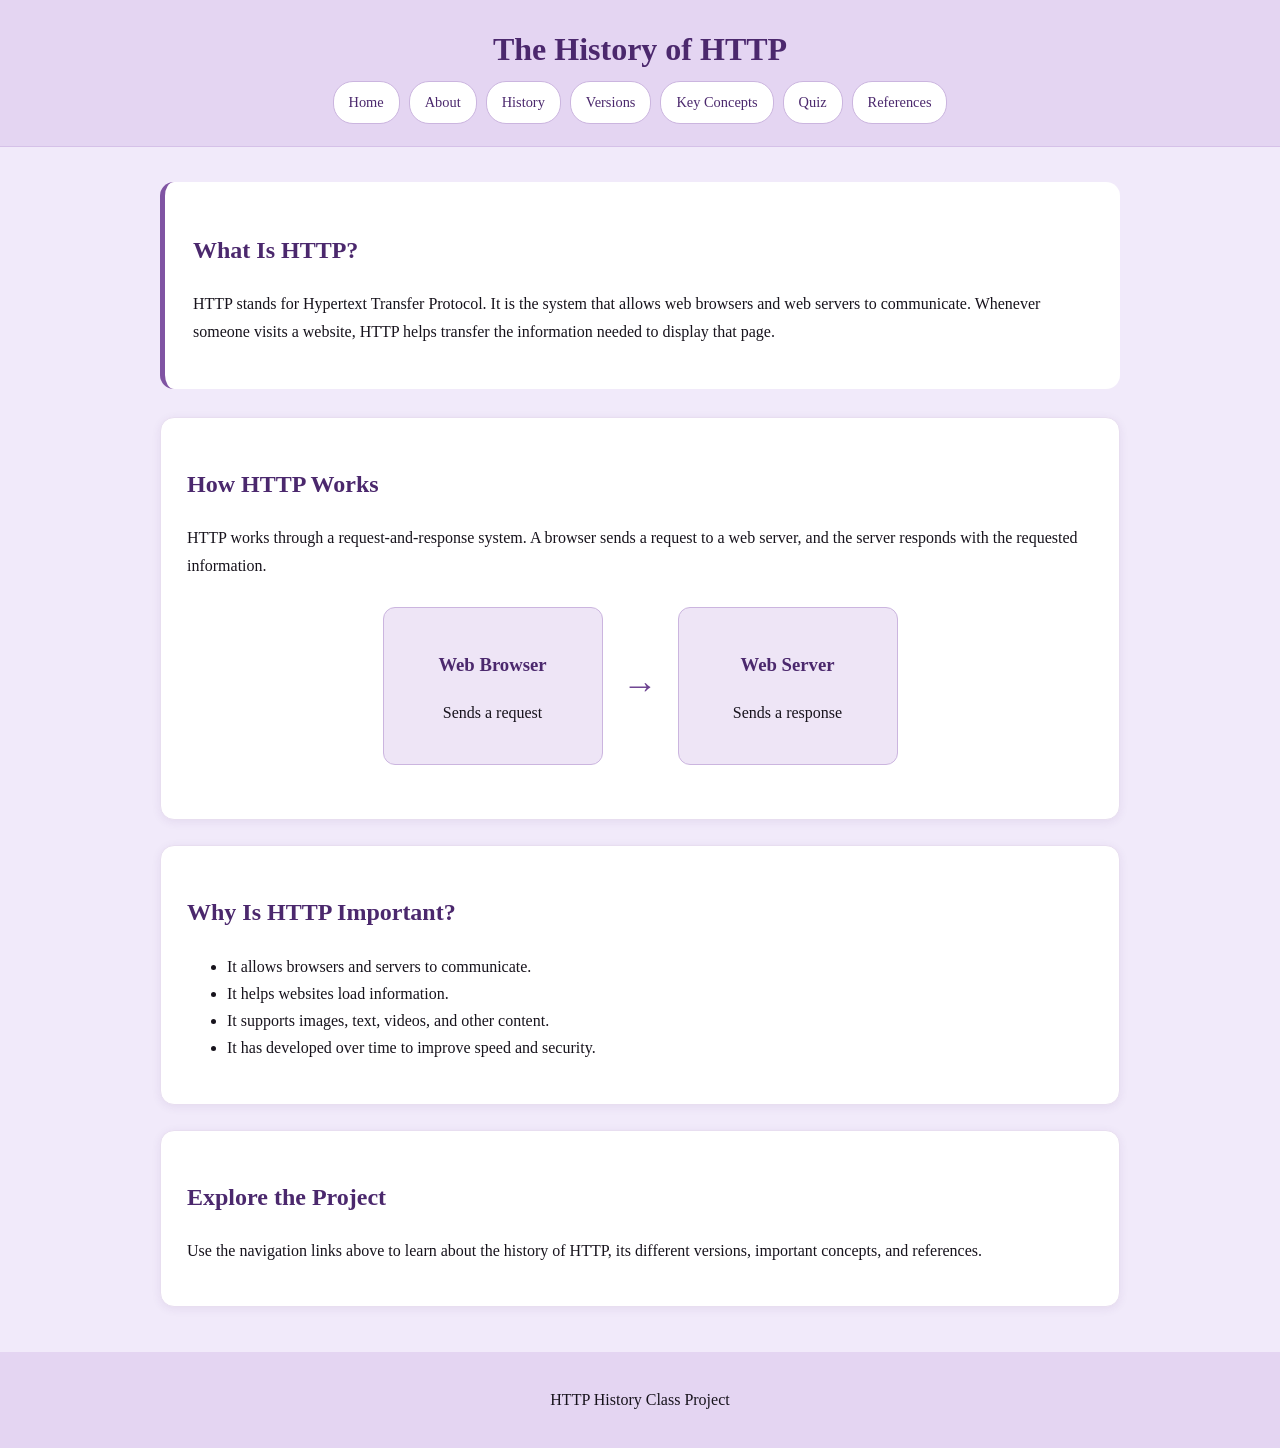
<file: index.html>
<!DOCTYPE html>
<html lang="en">
<head>
    <meta charset="UTF-8">
    <meta name="viewport" content="width=device-width, initial-scale=1.0">
    <title>The History of HTTP</title>
    <link rel="stylesheet" href="style.css">
</head>

<body>

<header>
    <h1>The History of HTTP</h1>


<nav>
    <a href="index.html">Home</a>
    <a href="about.html">About</a>
    <a href="history.html">History</a>
    <a href="versions.html">Versions</a>
    <a href="concepts.html">Key Concepts</a>
    <a href="quiz.html">Quiz</a>
    <a href="references.html">References</a>
</nav>
</header>

<main>

<section class="intro" id="project-intro">
    <h2>What Is HTTP?</h2>

    <p>
        HTTP stands for Hypertext Transfer Protocol. It is the system
        that allows web browsers and web servers to communicate.
        Whenever someone visits a website, HTTP helps transfer the
        information needed to display that page.
    </p>
</section>

<section class="card">
    <h2>How HTTP Works</h2>

    <p>
        HTTP works through a request-and-response system. A browser
        sends a request to a web server, and the server responds
        with the requested information.
    </p>

    <div class="diagram">
        <div class="diagram-box">
            <h3>Web Browser</h3>
            <p>Sends a request</p>
        </div>

        <div class="arrow">→</div>

        <div class="diagram-box">
            <h3>Web Server</h3>
            <p>Sends a response</p>
        </div>
    </div>
</section>

<section class="card">
    <h2>Why Is HTTP Important?</h2>

    <ul>
        <li>It allows browsers and servers to communicate.</li>
        <li>It helps websites load information.</li>
        <li>It supports images, text, videos, and other content.</li>
        <li>It has developed over time to improve speed and security.</li>
    </ul>
</section>

<section class="card">
    <h2>Explore the Project</h2>

    <p>
        Use the navigation links above to learn about the history
        of HTTP, its different versions, important concepts,
        and references.
    </p>
</section>

</main>

<footer>
    <p>HTTP History Class Project</p>
</footer>

</body>
</html>
</file>
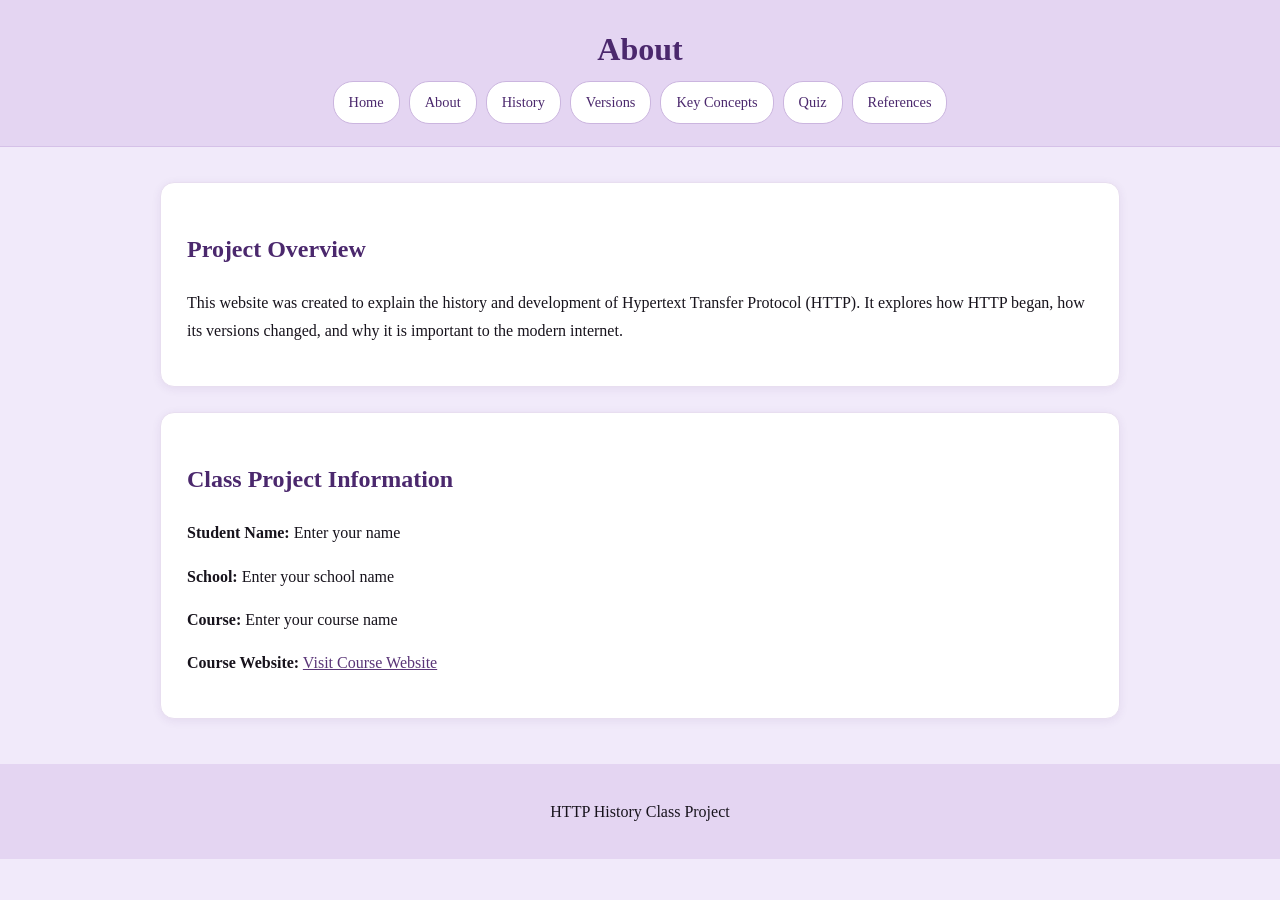
<file: about.html>
<!DOCTYPE html>
<html lang="en">
<head>
    <meta charset="UTF-8">
    <meta name="viewport" content="width=device-width, initial-scale=1.0">
    <title>About This Project</title>
    <link rel="stylesheet" href="style.css">
</head>

<body>

<header>
    <h1>About </h1>
   <nav>
    <a href="index.html">Home</a>
    <a href="about.html">About</a>
    <a href="history.html">History</a>
    <a href="versions.html">Versions</a>
    <a href="concepts.html">Key Concepts</a>
    <a href="quiz.html">Quiz</a>
    <a href="references.html">References</a>
</nav>
</header>

<main>

<section class="card">
    <h2>Project Overview</h2>

    <p>
        This website was created to explain the history and development
        of Hypertext Transfer Protocol (HTTP). It explores how HTTP
        began, how its versions changed, and why it is important
        to the modern internet.
    </p>
</section>

<section class="card">
    <h2>Class Project Information</h2>

    <p><strong>Student Name:</strong> Enter your name</p>
    <p><strong>School:</strong> Enter your school name</p>
    <p><strong>Course:</strong> Enter your course name</p>

    <p>
        <strong>Course Website:</strong>
        <a href="REPLACE-WITH-YOUR-COURSE-LINK">
            Visit Course Website
        </a>
    </p>
</section>

</main>

<footer>
    <p>HTTP History Class Project</p>
</footer>

</body>
</html>
</file>
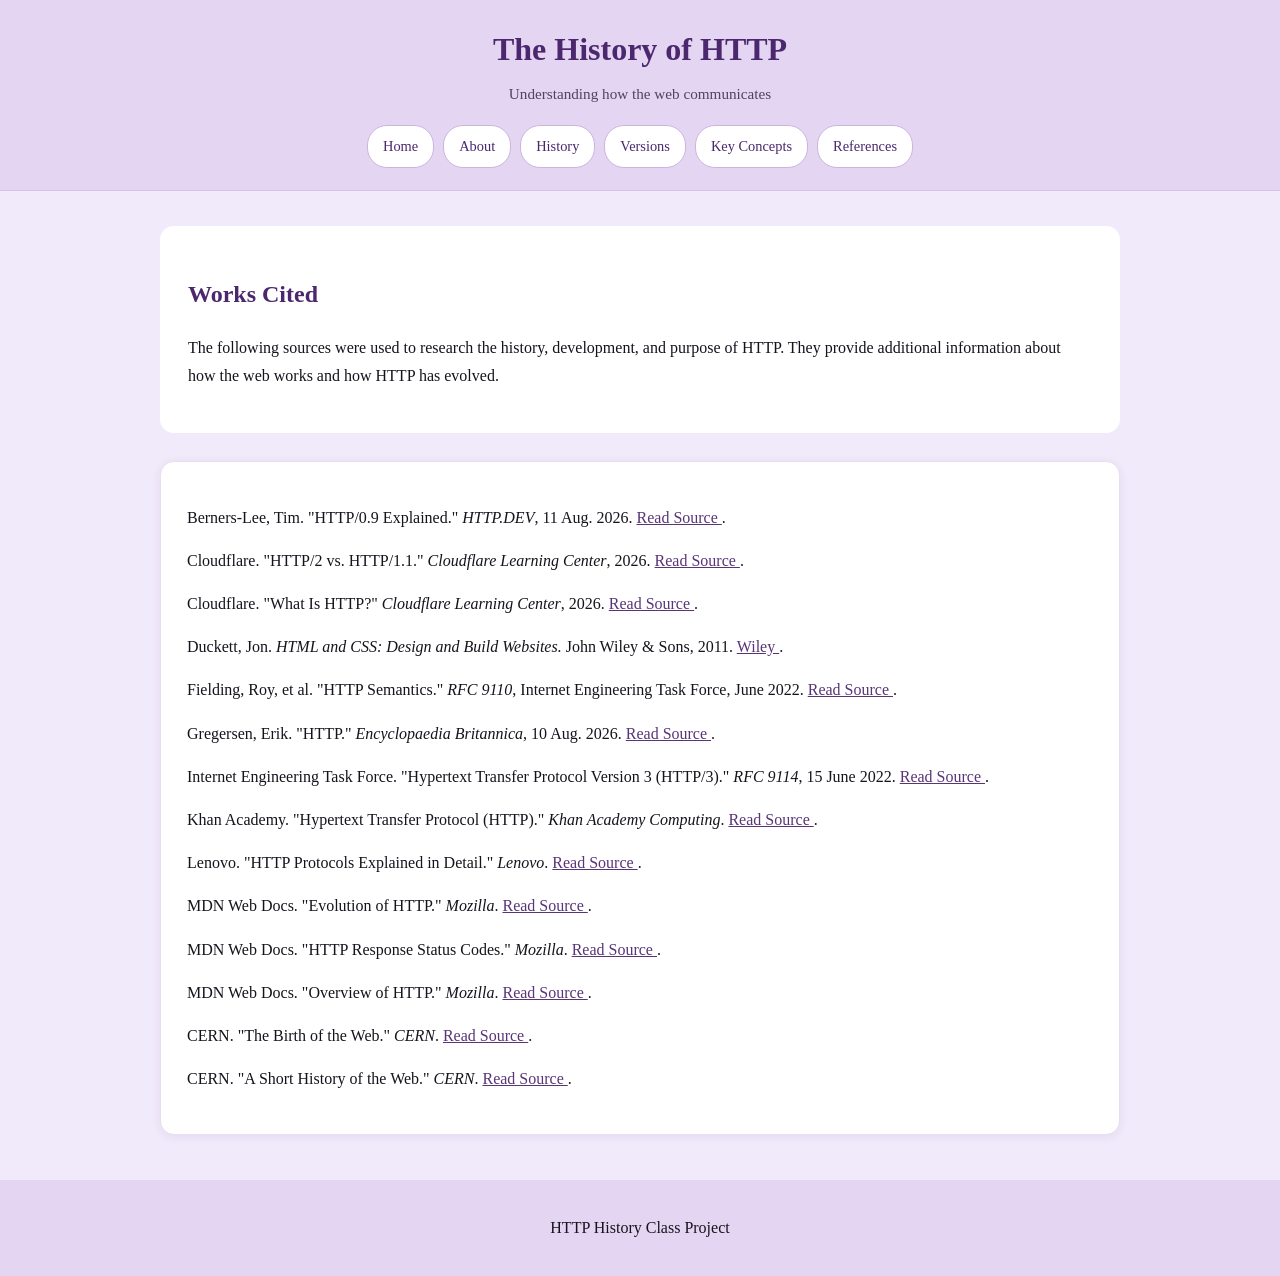
<file: concept.html>
<!DOCTYPE html>
<html lang="en">

<head>
    <meta charset="UTF-8">
    <meta name="viewport" content="width=device-width, initial-scale=1.0">

    <title>References | The History of HTTP</title>

    <link rel="stylesheet" href="style.css">
</head>

<body>

    <!-- Website Header and Navigation -->
    <header>
        <h1>The History of HTTP</h1>
        <p>Understanding how the web communicates</p>

    <nav>
        <a href="index.html">Home</a>
        <a href="about.html">About</a>
        <a href="history.html">History</a>
        <a href="versions.html">Versions</a>
        <a href="concepts.html">Key Concepts</a>
        <a href="references.html">References</a>
    </nav>
    </header>


    <!-- Main Content -->
    <main class="container">

        <section class="intro">
            <h2>Works Cited</h2>

            <p>
                The following sources were used to research the history,
                development, and purpose of HTTP. They provide additional
                information about how the web works and how HTTP has evolved.
            </p>
        </section>


        <!-- Reference List -->
        <section class="card references">

            <p>
                Berners-Lee, Tim. "HTTP/0.9 Explained."
                <em>HTTP.DEV</em>, 11 Aug. 2026.
                <a href="https://http.dev/0.9" target="_blank">
                    Read Source
                </a>.
            </p>

            <p>
                Cloudflare. "HTTP/2 vs. HTTP/1.1."
                <em>Cloudflare Learning Center</em>, 2026.
                <a href="https://developers.cloudflare.com/speed/optimization/protocol/http2/"
                   target="_blank">
                    Read Source
                </a>.
            </p>

            <p>
                Cloudflare. "What Is HTTP?"
                <em>Cloudflare Learning Center</em>, 2026.
                <a href="https://www.cloudflare.com/learning/"
                   target="_blank">
                    Read Source
                </a>.
            </p>

            <p>
                Duckett, Jon.
                <em>HTML and CSS: Design and Build Websites.</em>
                John Wiley &amp; Sons, 2011.
                <a href="https://www.wiley.com/"
                   target="_blank">
                    Wiley
                </a>.
            </p>

            <p>
                Fielding, Roy, et al.
                "HTTP Semantics."
                <em>RFC 9110</em>, Internet Engineering Task Force,
                June 2022.
                <a href="https://www.rfc-editor.org/rfc/rfc9110.html"
                   target="_blank">
                    Read Source
                </a>.
            </p>

            <p>
                Gregersen, Erik. "HTTP."
                <em>Encyclopaedia Britannica</em>, 10 Aug. 2026.
                <a href="https://www.britannica.com/technology/HTTP"
                   target="_blank">
                    Read Source
                </a>.
            </p>

            <p>
                Internet Engineering Task Force.
                "Hypertext Transfer Protocol Version 3 (HTTP/3)."
                <em>RFC 9114</em>, 15 June 2022.
                <a href="https://datatracker.ietf.org/doc/html/rfc9114"
                   target="_blank">
                    Read Source
                </a>.
            </p>

            <p>
                Khan Academy.
                "Hypertext Transfer Protocol (HTTP)."
                <em>Khan Academy Computing</em>.
                <a href="https://www.khanacademy.org/a/hypertext-transfer-protocol-http"
                   target="_blank">
                    Read Source
                </a>.
            </p>

            <p>
                Lenovo. "HTTP Protocols Explained in Detail."
                <em>Lenovo</em>.
                <a href="https://www.lenovo.com/us/en/glossary/hypertext-transfer-protocol/"
                   target="_blank">
                    Read Source
                </a>.
            </p>

            <p>
                MDN Web Docs. "Evolution of HTTP."
                <em>Mozilla</em>.
                <a href="https://developer.mozilla.org/en-US/docs/Web/HTTP/Guides/Evolution_of_HTTP"
                   target="_blank">
                    Read Source
                </a>.
            </p>

            <p>
                MDN Web Docs. "HTTP Response Status Codes."
                <em>Mozilla</em>.
                <a href="https://developer.mozilla.org/en-US/docs/Web/HTTP/Reference/Status"
                   target="_blank">
                    Read Source
                </a>.
            </p>

            <p>
                MDN Web Docs. "Overview of HTTP."
                <em>Mozilla</em>.
                <a href="https://developer.mozilla.org/en-US/docs/Web/HTTP/Guides/Overview"
                   target="_blank">
                    Read Source
                </a>.
            </p>

            <p>
                CERN. "The Birth of the Web."
                <em>CERN</em>.
                <a href="https://home.cern/science/computing/the-birth-of-the-web/"
                   target="_blank">
                    Read Source
                </a>.
            </p>

            <p>
                CERN. "A Short History of the Web."
                <em>CERN</em>.
                <a href="https://home.cern/science/computing/the-birth-of-the-web/short-history-web/"
                   target="_blank">
                    Read Source
                </a>.
            </p>

        </section>

    </main>


    <!-- Footer -->
    <footer>
        <p>HTTP History Class Project</p>
    </footer>

</body>
</html>
</file>
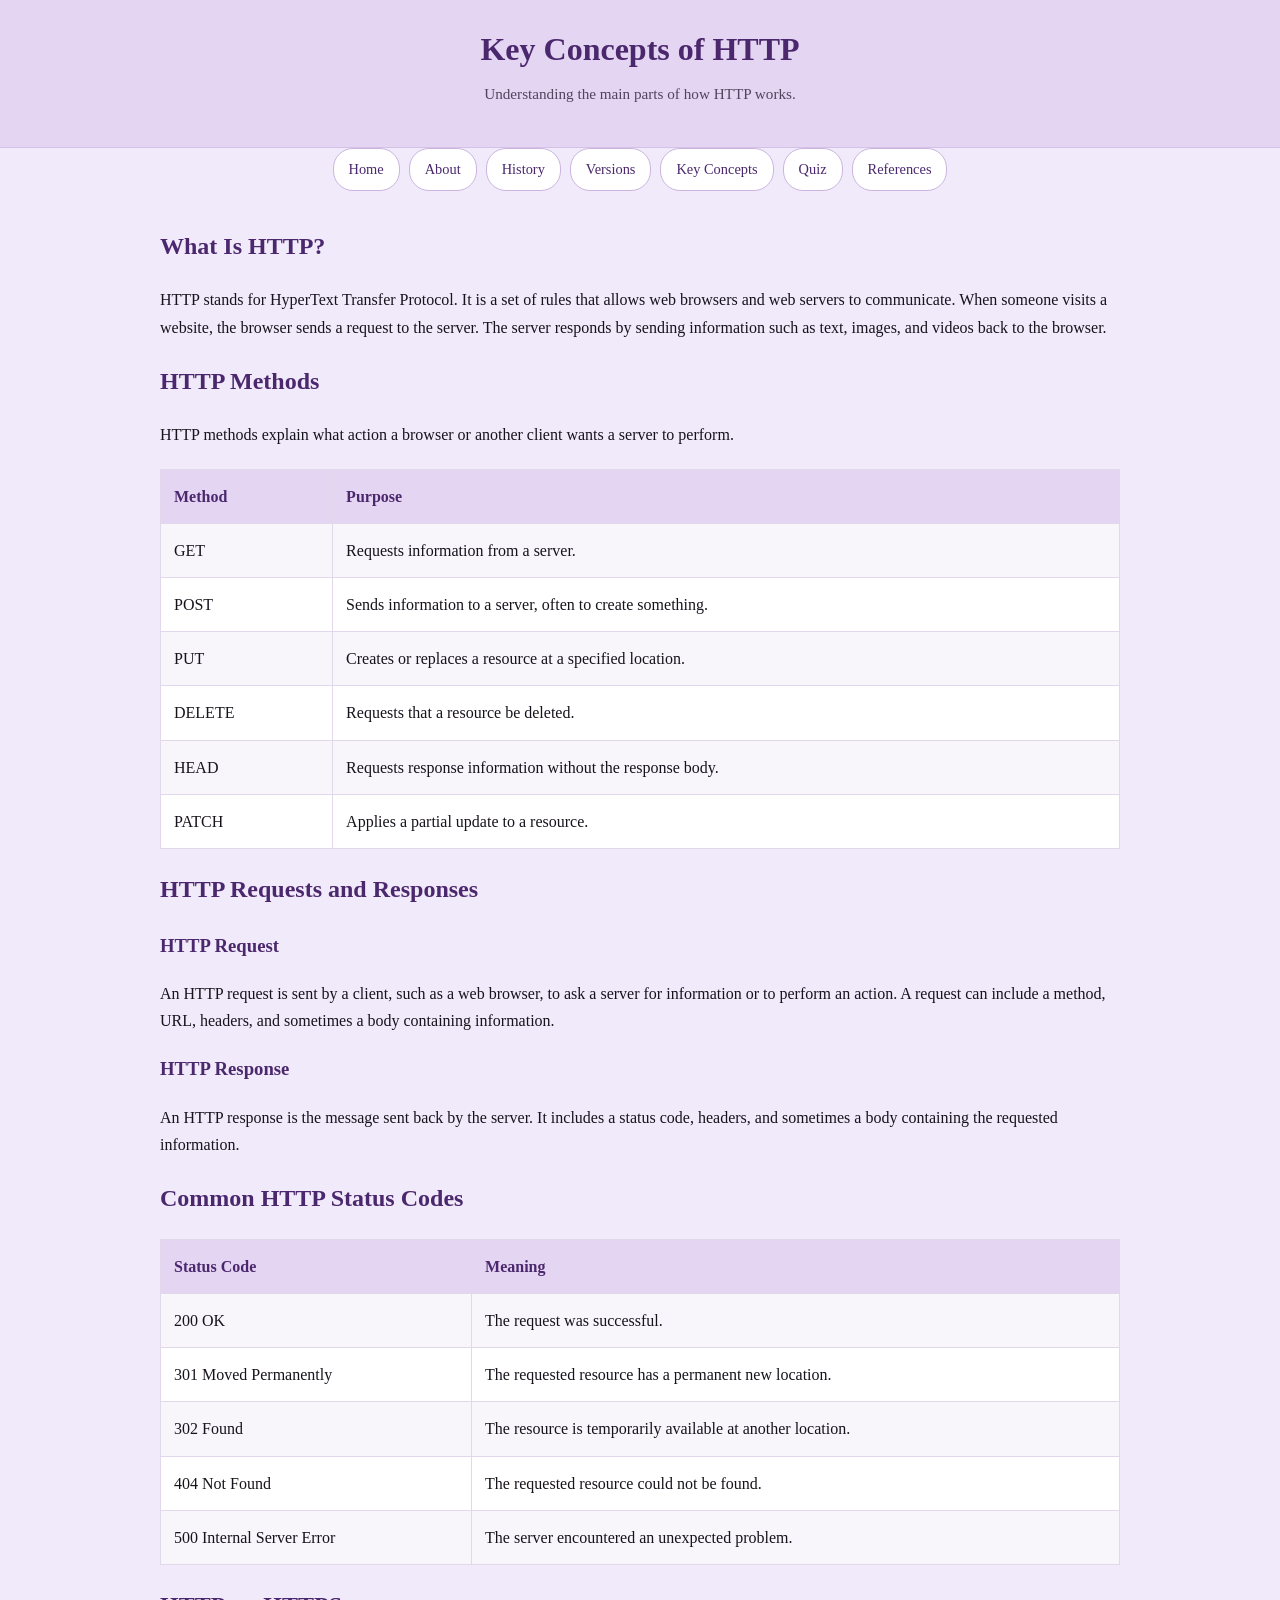
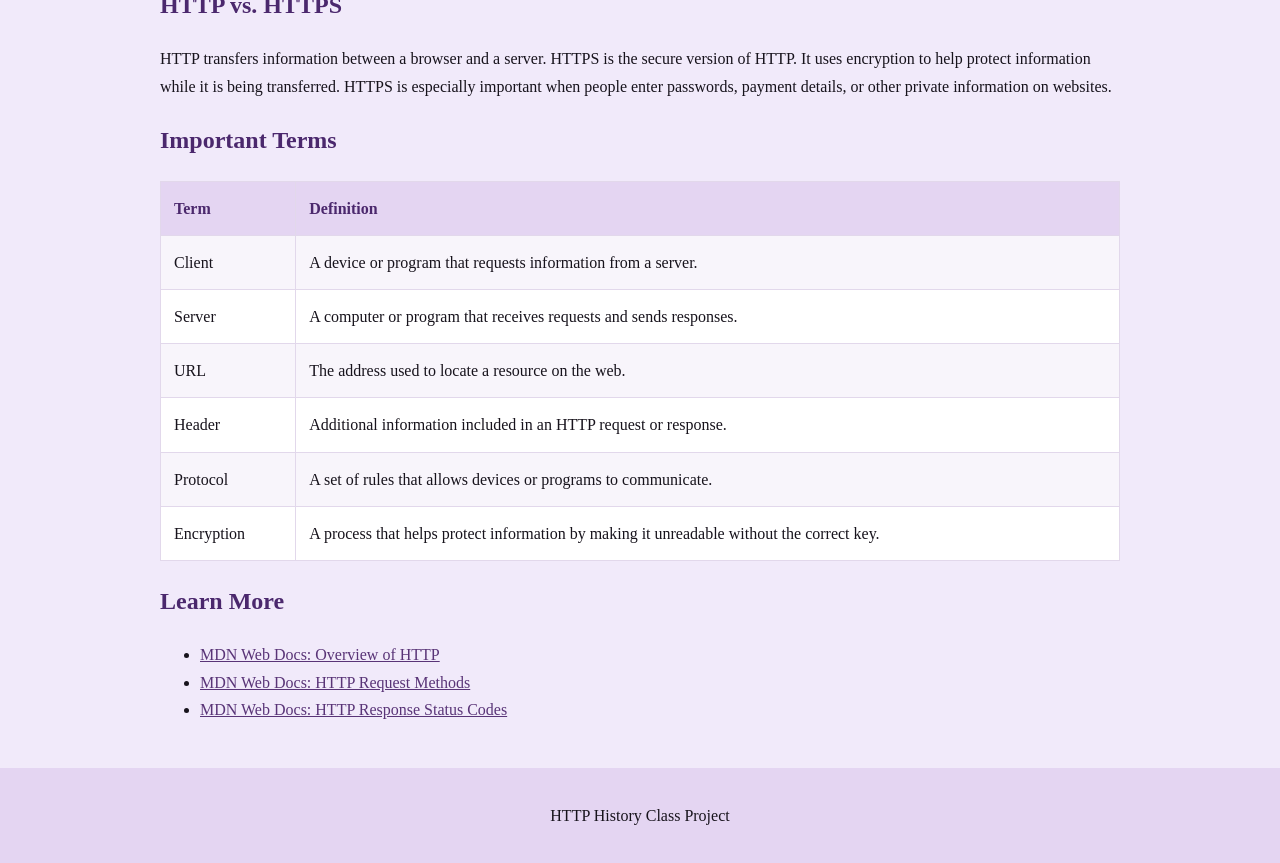
<file: concepts.html>
<!DOCTYPE html>
<html lang="en">
<head>
    <meta charset="UTF-8">
    <meta name="viewport" content="width=device-width, initial-scale=1.0">
    <title>Key Concepts of HTTP</title>
    <link rel="stylesheet" href="style.css">
</head>
<body>
<header>
    <h1>Key Concepts of HTTP</h1>
    <p>Understanding the main parts of how HTTP works.</p>
</header>
<nav>
    <a href="index.html">Home</a>
    <a href="about.html">About</a>
    <a href="history.html">History</a>
    <a href="versions.html">Versions</a>
    <a href="concepts.html">Key Concepts</a>
    <a href="quiz.html">Quiz</a>
    <a href="references.html">References</a>
</nav>
<main>
<section>
    <h2>What Is HTTP?</h2>
    <p>
        HTTP stands for HyperText Transfer Protocol. It is a set of rules
        that allows web browsers and web servers to communicate.
        When someone visits a website, the browser sends a request to
        the server. The server responds by sending information such as
        text, images, and videos back to the browser.
    </p>
</section>
<section>
    <h2>HTTP Methods</h2>
    <p>
        HTTP methods explain what action a browser or another client
        wants a server to perform.
    </p>
    <table>
        <tr>
            <th>Method</th>
            <th>Purpose</th>
        </tr>
        <tr>
            <td>GET</td>
            <td>Requests information from a server.</td>
        </tr>
        <tr>
            <td>POST</td>
            <td>Sends information to a server, often to create something.</td>
        </tr>
        <tr>
            <td>PUT</td>
            <td>Creates or replaces a resource at a specified location.</td>
        </tr>
        <tr>
            <td>DELETE</td>
            <td>Requests that a resource be deleted.</td>
        </tr>
        <tr>
            <td>HEAD</td>
            <td>Requests response information without the response body.</td>
        </tr>
        <tr>
            <td>PATCH</td>
            <td>Applies a partial update to a resource.</td>
        </tr>
    </table>
</section>
<section>
    <h2>HTTP Requests and Responses</h2>
    <h3>HTTP Request</h3>
    <p>
        An HTTP request is sent by a client, such as a web browser,
        to ask a server for information or to perform an action.
        A request can include a method, URL, headers, and sometimes
        a body containing information.
    </p>
    <h3>HTTP Response</h3>
    <p>
        An HTTP response is the message sent back by the server.
        It includes a status code, headers, and sometimes a body
        containing the requested information.
    </p>
</section>
<section>
    <h2>Common HTTP Status Codes</h2>
    <table>
        <tr>
            <th>Status Code</th>
            <th>Meaning</th>
        </tr>
        <tr>
            <td>200 OK</td>
            <td>The request was successful.</td>
        </tr>
        <tr>
            <td>301 Moved Permanently</td>
            <td>The requested resource has a permanent new location.</td>
        </tr>
        <tr>
            <td>302 Found</td>
            <td>The resource is temporarily available at another location.</td>
        </tr>
        <tr>
            <td>404 Not Found</td>
            <td>The requested resource could not be found.</td>
        </tr>
        <tr>
            <td>500 Internal Server Error</td>
            <td>The server encountered an unexpected problem.</td>
        </tr>
    </table>
</section>
<section>
    <h2>HTTP vs. HTTPS</h2>
    <p>
        HTTP transfers information between a browser and a server.
        HTTPS is the secure version of HTTP. It uses encryption
        to help protect information while it is being transferred.
        HTTPS is especially important when people enter passwords,
        payment details, or other private information on websites.
    </p>
</section>
<section>
    <h2>Important Terms</h2>
    <table>
        <tr>
            <th>Term</th>
            <th>Definition</th>
        </tr>
        <tr>
            <td>Client</td>
            <td>A device or program that requests information from a server.</td>
        </tr>
        <tr>
            <td>Server</td>
            <td>A computer or program that receives requests and sends responses.</td>
        </tr>
        <tr>
            <td>URL</td>
            <td>The address used to locate a resource on the web.</td>
        </tr>
        <tr>
            <td>Header</td>
            <td>Additional information included in an HTTP request or response.</td>
        </tr>
        <tr>
            <td>Protocol</td>
            <td>A set of rules that allows devices or programs to communicate.</td>
        </tr>
        <tr>
            <td>Encryption</td>
            <td>A process that helps protect information by making it unreadable without the correct key.</td>
        </tr>
    </table>
</section>
<section>
    <h2>Learn More</h2>
    <ul>
        <li>
            <a href="https://developer.mozilla.org/en-US/docs/Web/HTTP/Guides/Overview" target="_blank" rel="noopener">
                MDN Web Docs: Overview of HTTP
            </a>
        </li>
        <li>
            <a href="https://developer.mozilla.org/en-US/docs/Web/HTTP/Reference/Methods" target="_blank" rel="noopener">
                MDN Web Docs: HTTP Request Methods
            </a>
        </li>
        <li>
            <a href="https://developer.mozilla.org/en-US/docs/Web/HTTP/Reference/Status" target="_blank" rel="noopener">
                MDN Web Docs: HTTP Response Status Codes
            </a>
        </li>
    </ul>
</section>
</main>
<footer>
    <p>HTTP History Class Project</p>
</footer>
</body>
</html>
</file>
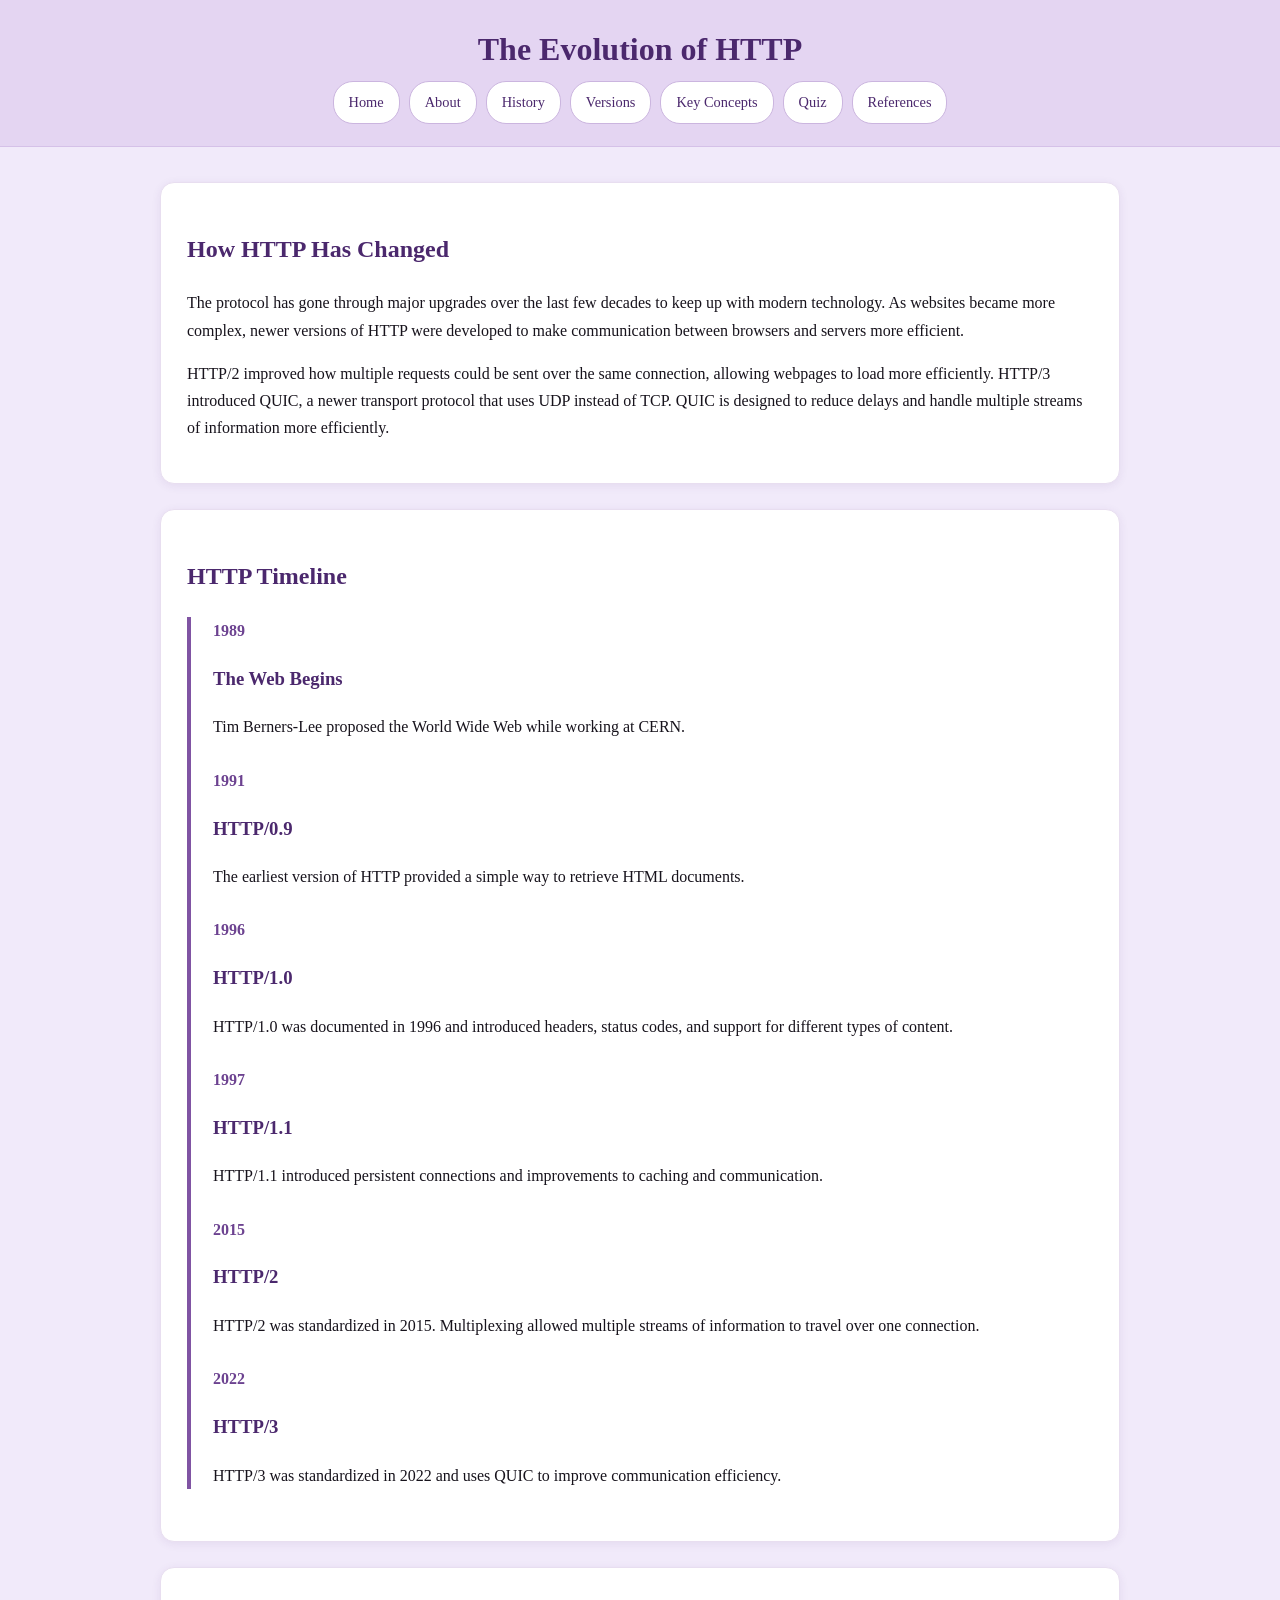
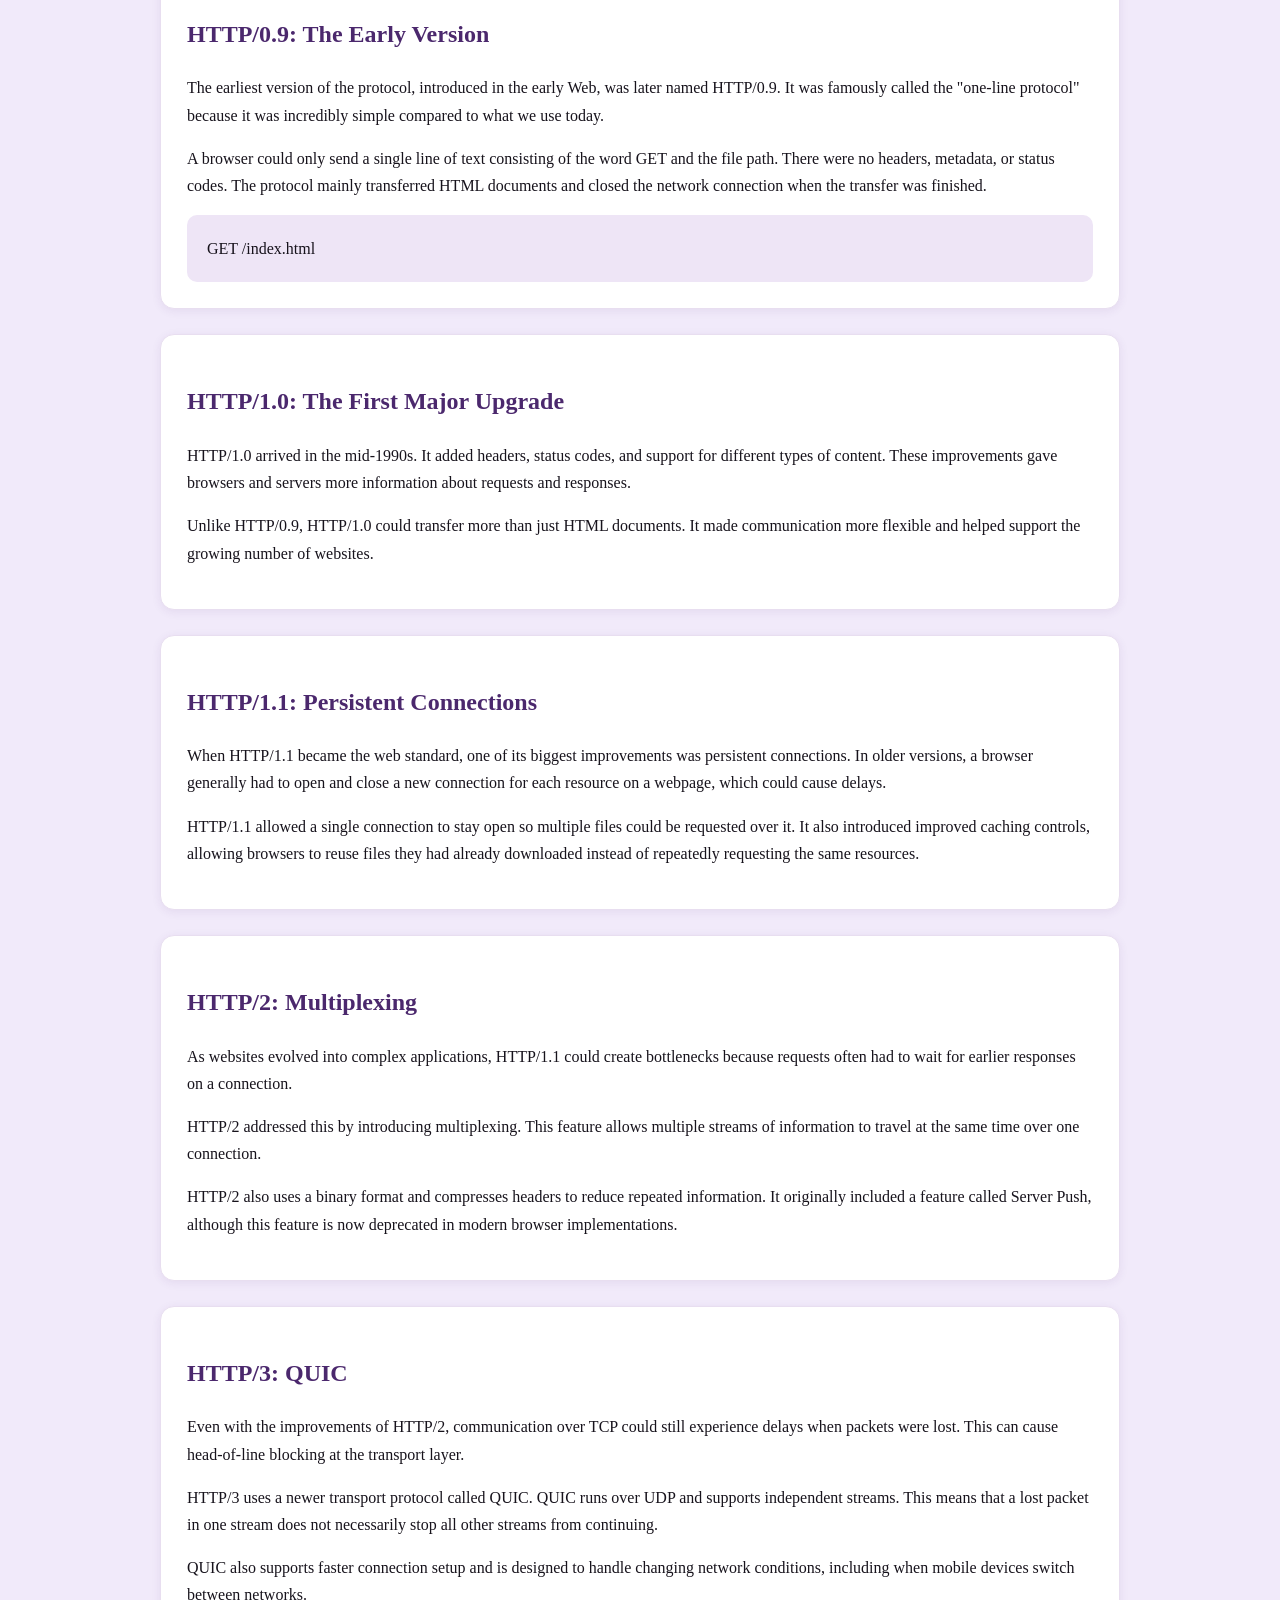
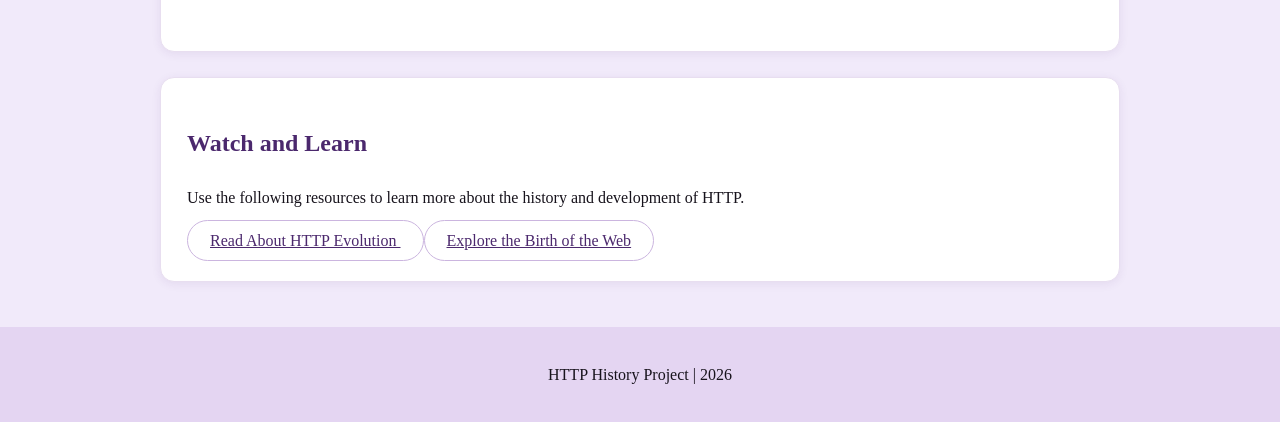
<file: history.html>
<!DOCTYPE html>
<html lang="en">

<head>
    <meta charset="UTF-8">
    <meta name="viewport" content="width=device-width, initial-scale=1.0">
    <title>The History of HTTP | History</title>
    <link rel="stylesheet" href="style.css">
</head>

<body>

<header>
    <h1>The Evolution of HTTP</h1>


    <nav>
    <a href="index.html">Home</a>
    <a href="about.html">About</a>
    <a href="history.html">History</a>
    <a href="versions.html">Versions</a>
    <a href="concepts.html">Key Concepts</a>
    <a href="quiz.html">Quiz</a>
    <a href="references.html">References</a>
</nav>
</header>

<main>

    <section class="card">
        <h2>How HTTP Has Changed</h2>

        <p>
            The protocol has gone through major upgrades over the last
            few decades to keep up with modern technology. As websites
            became more complex, newer versions of HTTP were developed
            to make communication between browsers and servers more
            efficient.
        </p>

        <p>
            HTTP/2 improved how multiple requests could be sent over
            the same connection, allowing webpages to load more
            efficiently. HTTP/3 introduced QUIC, a newer transport
            protocol that uses UDP instead of TCP. QUIC is designed
            to reduce delays and handle multiple streams of information
            more efficiently.
        </p>
    </section>

    <section class="card">
        <h2>HTTP Timeline</h2>

        <div class="timeline">

            <div class="timeline-item">
                <span class="year">1989</span>
                <h3>The Web Begins</h3>
                <p>
                    Tim Berners-Lee proposed the World Wide Web while
                    working at CERN.
                </p>
            </div>

            <div class="timeline-item">
                <span class="year">1991</span>
                <h3>HTTP/0.9</h3>
                <p>
                    The earliest version of HTTP provided a simple
                    way to retrieve HTML documents.
                </p>
            </div>

            <div class="timeline-item">
                <span class="year">1996</span>
                <h3>HTTP/1.0</h3>
                <p>
                    HTTP/1.0 was documented in 1996 and introduced
                    headers, status codes, and support for different
                    types of content.
                </p>
            </div>

            <div class="timeline-item">
                <span class="year">1997</span>
                <h3>HTTP/1.1</h3>
                <p>
                    HTTP/1.1 introduced persistent connections and
                    improvements to caching and communication.
                </p>
            </div>

            <div class="timeline-item">
                <span class="year">2015</span>
                <h3>HTTP/2</h3>
                <p>
                    HTTP/2 was standardized in 2015. Multiplexing
                    allowed multiple streams of information to travel
                    over one connection.
                </p>
            </div>

            <div class="timeline-item">
                <span class="year">2022</span>
                <h3>HTTP/3</h3>
                <p>
                    HTTP/3 was standardized in 2022 and uses QUIC
                    to improve communication efficiency.
                </p>
            </div>

        </div>
    </section>

    <section class="card">
        <h2>HTTP/0.9: The Early Version</h2>

        <p>
            The earliest version of the protocol, introduced in the
            early Web, was later named HTTP/0.9. It was famously called
            the "one-line protocol" because it was incredibly simple
            compared to what we use today.
        </p>

        <p>
            A browser could only send a single line of text consisting
            of the word GET and the file path. There were no headers,
            metadata, or status codes. The protocol mainly transferred
            HTML documents and closed the network connection when
            the transfer was finished.
        </p>

        <div class="code-example">
            GET /index.html
        </div>
    </section>

    <section class="card">
        <h2>HTTP/1.0: The First Major Upgrade</h2>

        <p>
            HTTP/1.0 arrived in the mid-1990s. It added headers,
            status codes, and support for different types of content.
            These improvements gave browsers and servers more
            information about requests and responses.
        </p>

        <p>
            Unlike HTTP/0.9, HTTP/1.0 could transfer more than
            just HTML documents. It made communication more flexible
            and helped support the growing number of websites.
        </p>
    </section>

    <section class="card">
        <h2>HTTP/1.1: Persistent Connections</h2>

        <p>
            When HTTP/1.1 became the web standard, one of its biggest
            improvements was persistent connections. In older versions,
            a browser generally had to open and close a new connection
            for each resource on a webpage, which could cause delays.
        </p>

        <p>
            HTTP/1.1 allowed a single connection to stay open so
            multiple files could be requested over it. It also
            introduced improved caching controls, allowing browsers
            to reuse files they had already downloaded instead of
            repeatedly requesting the same resources.
        </p>
    </section>

    <section class="card">
        <h2>HTTP/2: Multiplexing</h2>

        <p>
            As websites evolved into complex applications, HTTP/1.1
            could create bottlenecks because requests often had to
            wait for earlier responses on a connection.
        </p>

        <p>
            HTTP/2 addressed this by introducing multiplexing.
            This feature allows multiple streams of information to
            travel at the same time over one connection.
        </p>

        <p>
            HTTP/2 also uses a binary format and compresses headers
            to reduce repeated information. It originally included
            a feature called Server Push, although this feature is
            now deprecated in modern browser implementations.
        </p>
    </section>

    <section class="card">
        <h2>HTTP/3: QUIC</h2>

        <p>
            Even with the improvements of HTTP/2, communication
            over TCP could still experience delays when packets
            were lost. This can cause head-of-line blocking at
            the transport layer.
        </p>

        <p>
            HTTP/3 uses a newer transport protocol called QUIC.
            QUIC runs over UDP and supports independent streams.
            This means that a lost packet in one stream does not
            necessarily stop all other streams from continuing.
        </p>

        <p>
            QUIC also supports faster connection setup and is
            designed to handle changing network conditions,
            including when mobile devices switch between networks.
        </p>
    </section>

    <section class="card">
        <h2>Watch and Learn</h2>

        <p>
            Use the following resources to learn more about the
            history and development of HTTP.
        </p>

        <a class="button"
           href="https://developer.mozilla.org/en-US/docs/Web/HTTP/Guides/Evolution_of_HTTP"
           target="_blank">
            Read About HTTP Evolution
        </a>

        <a class="button"
           href="https://home.cern/science/computing/the-birth-of-the-web/"
           target="_blank">
            Explore the Birth of the Web
        </a>
    </section>

</main>

<footer>
    <p>HTTP History Project | 2026</p>
</footer>

</body>
</html>
</file>
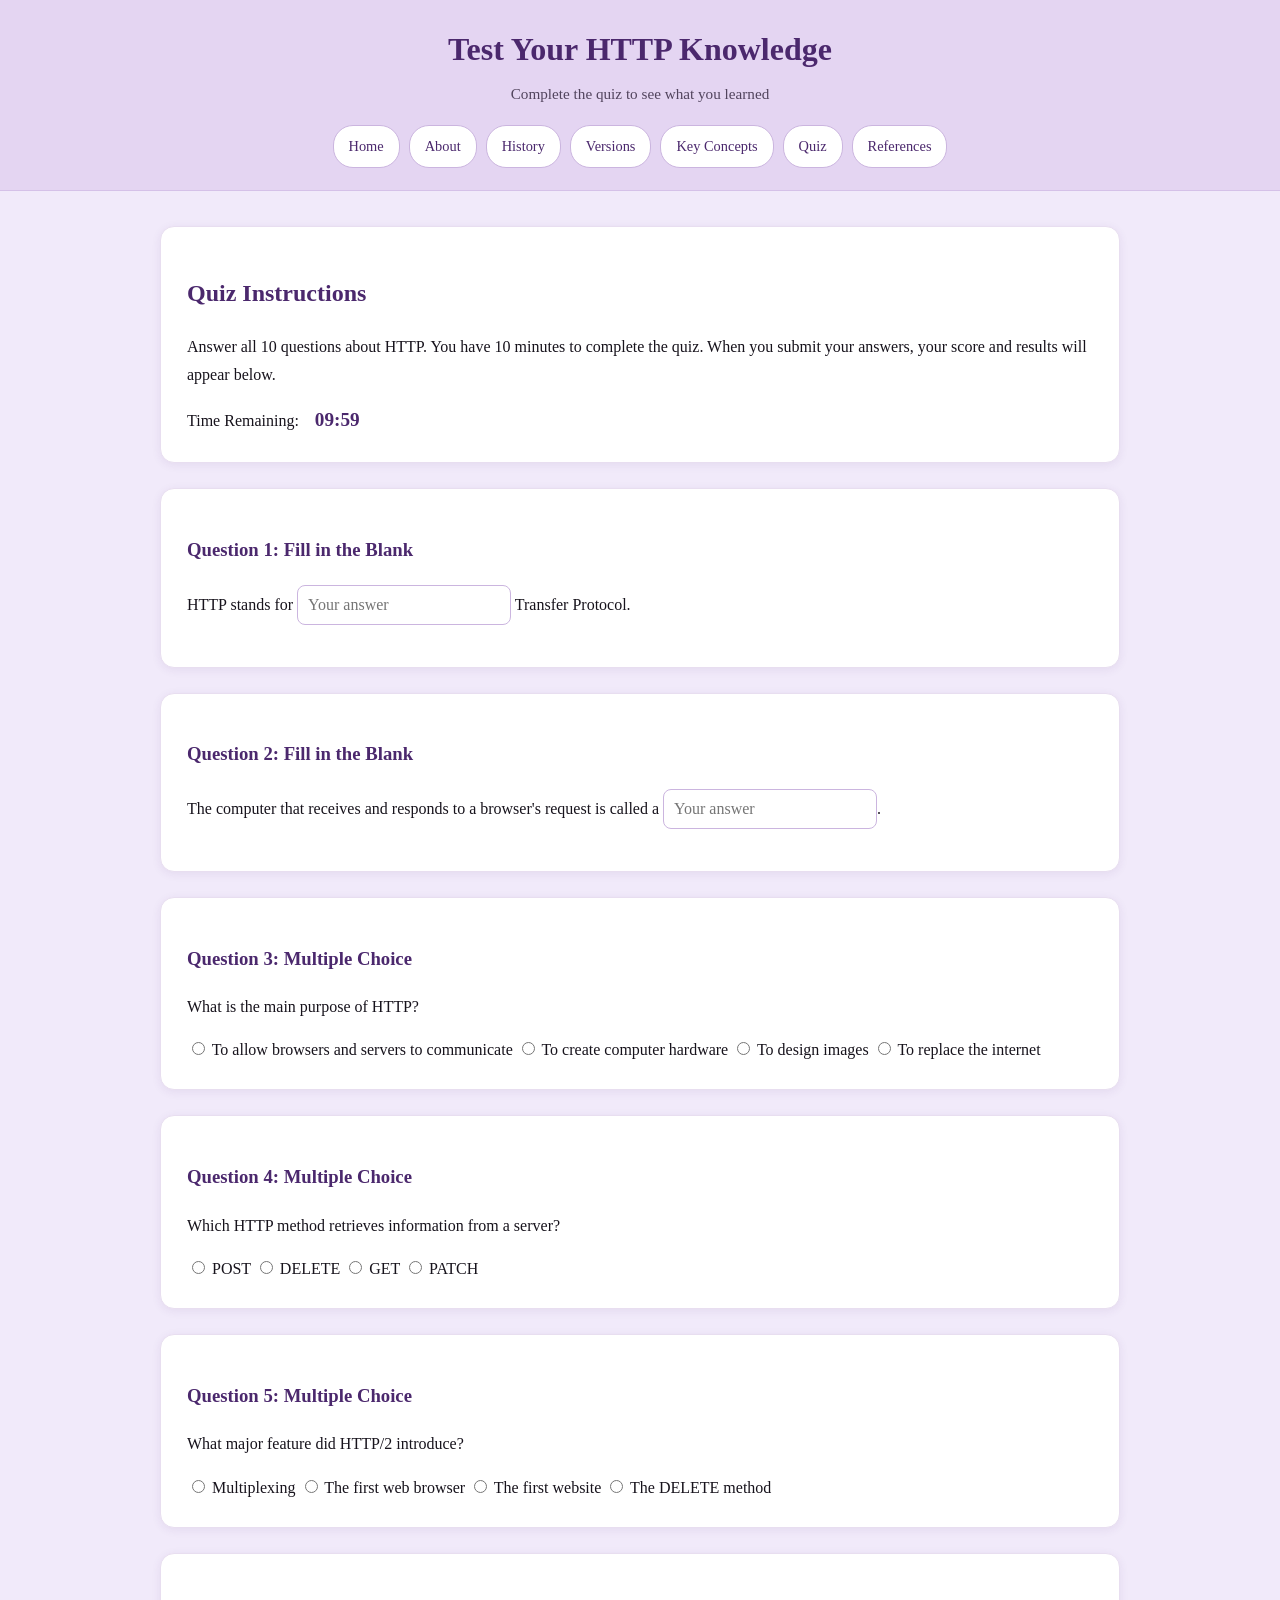
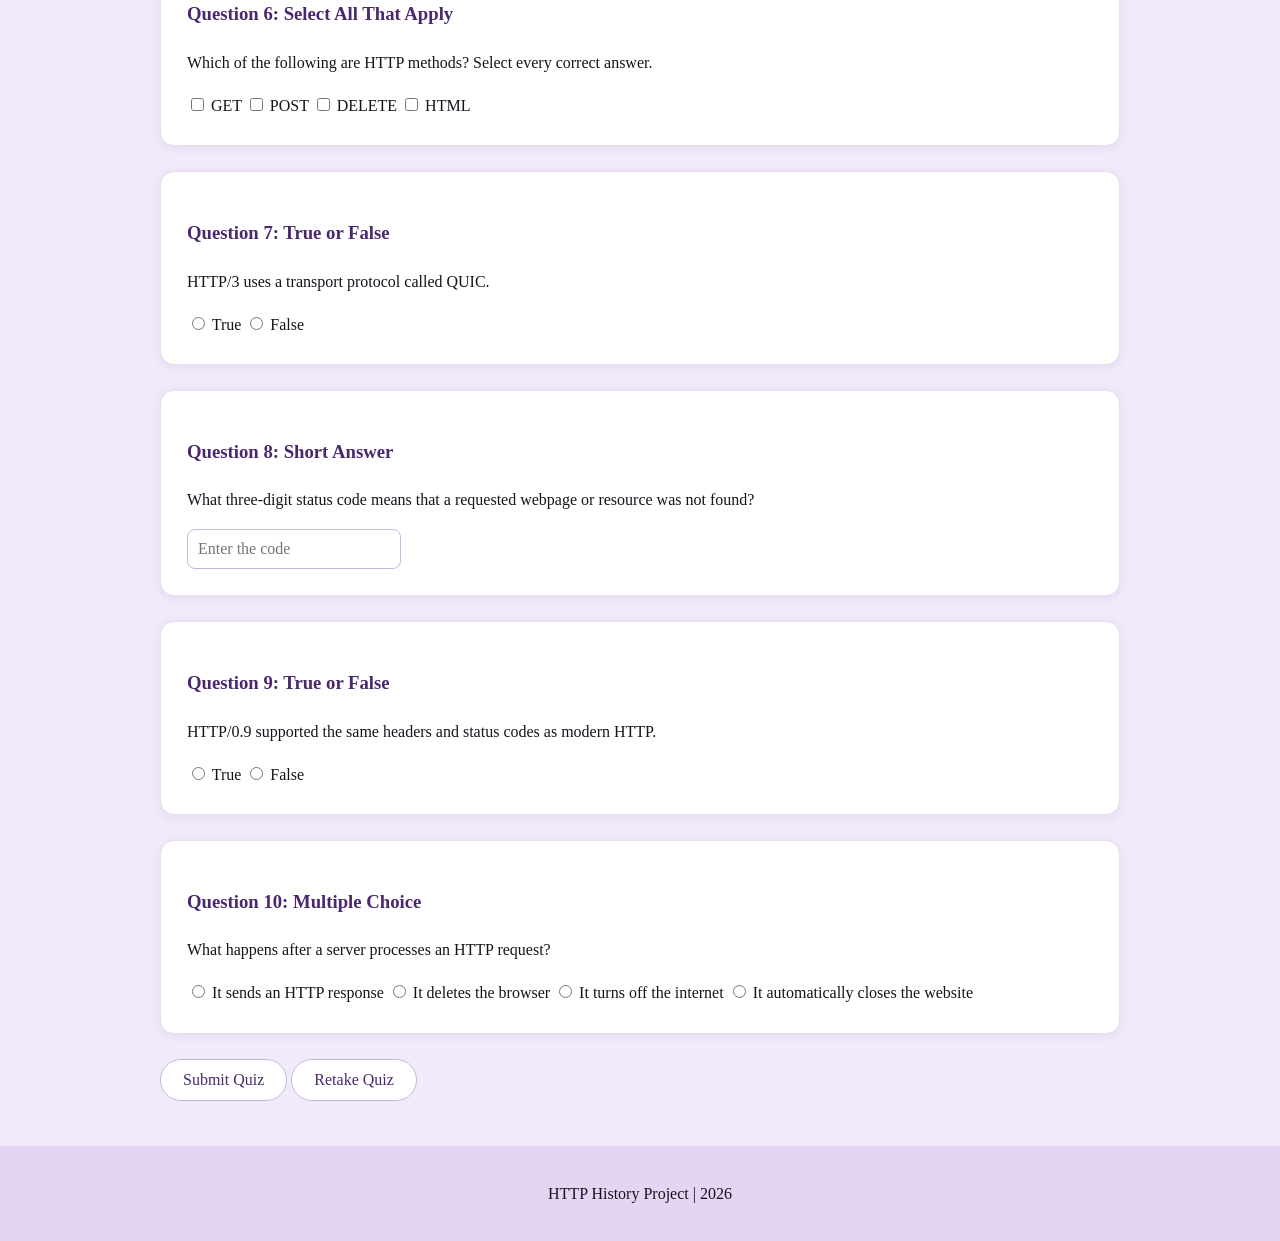
<file: quiz.html>
<!DOCTYPE html>
<html lang="en">

<head>
    <meta charset="UTF-8">
    <meta name="viewport" content="width=device-width, initial-scale=1.0">
    <title>HTTP Knowledge Quiz</title>
    <link rel="stylesheet" href="style.css">
    <script src="script.js" defer></script>
</head>

<body>

<header>
    <h1>Test Your HTTP Knowledge</h1>
    <p>Complete the quiz to see what you learned</p>

<nav>
    <a href="index.html">Home</a>
    <a href="about.html">About</a>
    <a href="history.html">History</a>
    <a href="versions.html">Versions</a>
    <a href="concepts.html">Key Concepts</a>
    <a href="quiz.html">Quiz</a>
    <a href="references.html">References</a>
</nav>
</header>

<main>

    <section class="card">
        <h2>Quiz Instructions</h2>

        <p>
            Answer all 10 questions about HTTP. You have 10 minutes
            to complete the quiz. When you submit your answers,
            your score and results will appear below.
        </p>

        <div class="timer-box">
            Time Remaining:
            <span id="timer">10:00</span>
        </div>
    </section>

    <form id="quizForm">

        <section class="card question">
            <h3>Question 1: Fill in the Blank</h3>

            <p>
                HTTP stands for
                <input type="text" id="q1" class="blank"
                       placeholder="Your answer">
                Transfer Protocol.
            </p>
        </section>

        <section class="card question">
            <h3>Question 2: Fill in the Blank</h3>

            <p>
                The computer that receives and responds to a
                browser's request is called a
                <input type="text" id="q2" class="blank"
                       placeholder="Your answer">.
            </p>
        </section>

        <section class="card question">
            <h3>Question 3: Multiple Choice</h3>

            <p>What is the main purpose of HTTP?</p>

            <label>
                <input type="radio" name="q3" value="A">
                To allow browsers and servers to communicate
            </label>

            <label>
                <input type="radio" name="q3" value="B">
                To create computer hardware
            </label>

            <label>
                <input type="radio" name="q3" value="C">
                To design images
            </label>

            <label>
                <input type="radio" name="q3" value="D">
                To replace the internet
            </label>
        </section>

        <section class="card question">
            <h3>Question 4: Multiple Choice</h3>

            <p>Which HTTP method retrieves information from a server?</p>

            <label>
                <input type="radio" name="q4" value="A">
                POST
            </label>

            <label>
                <input type="radio" name="q4" value="B">
                DELETE
            </label>

            <label>
                <input type="radio" name="q4" value="C">
                GET
            </label>

            <label>
                <input type="radio" name="q4" value="D">
                PATCH
            </label>
        </section>

        <section class="card question">
            <h3>Question 5: Multiple Choice</h3>

            <p>What major feature did HTTP/2 introduce?</p>

            <label>
                <input type="radio" name="q5" value="A">
                Multiplexing
            </label>

            <label>
                <input type="radio" name="q5" value="B">
                The first web browser
            </label>

            <label>
                <input type="radio" name="q5" value="C">
                The first website
            </label>

            <label>
                <input type="radio" name="q5" value="D">
                The DELETE method
            </label>
        </section>

        <section class="card question">
            <h3>Question 6: Select All That Apply</h3>

            <p>
                Which of the following are HTTP methods?
                Select every correct answer.
            </p>

            <label>
                <input type="checkbox" name="q6" value="GET">
                GET
            </label>

            <label>
                <input type="checkbox" name="q6" value="POST">
                POST
            </label>

            <label>
                <input type="checkbox" name="q6" value="DELETE">
                DELETE
            </label>

            <label>
                <input type="checkbox" name="q6" value="HTML">
                HTML
            </label>
        </section>

        <section class="card question">
            <h3>Question 7: True or False</h3>

            <p>
                HTTP/3 uses a transport protocol called QUIC.
            </p>

            <label>
                <input type="radio" name="q7" value="true">
                True
            </label>

            <label>
                <input type="radio" name="q7" value="false">
                False
            </label>
        </section>

        <section class="card question">
            <h3>Question 8: Short Answer</h3>

            <p>
                What three-digit status code means that a requested
                webpage or resource was not found?
            </p>

            <input type="text" id="q8" class="blank"
                   placeholder="Enter the code">
        </section>

        <section class="card question">
            <h3>Question 9: True or False</h3>

            <p>
                HTTP/0.9 supported the same headers and status codes
                as modern HTTP.
            </p>

            <label>
                <input type="radio" name="q9" value="true">
                True
            </label>

            <label>
                <input type="radio" name="q9" value="false">
                False
            </label>
        </section>

        <section class="card question">
            <h3>Question 10: Multiple Choice</h3>

            <p>
                What happens after a server processes an HTTP request?
            </p>

            <label>
                <input type="radio" name="q10" value="A">
                It sends an HTTP response
            </label>

            <label>
                <input type="radio" name="q10" value="B">
                It deletes the browser
            </label>

            <label>
                <input type="radio" name="q10" value="C">
                It turns off the internet
            </label>

            <label>
                <input type="radio" name="q10" value="D">
                It automatically closes the website
            </label>
        </section>

        <div class="quiz-buttons">
            <button type="submit" id="submitButton">
                Submit Quiz
            </button>

            <button type="reset" id="resetButton">
                Retake Quiz
            </button>
        </div>

    </form>

    <section id="results" class="card" hidden>
        <h2>Your Quiz Results</h2>
        <div id="score"></div>
        <div id="passFail"></div>
        <div id="timeSpent"></div>
        <div id="answerResults"></div>
    </section>

</main>

<footer>
    <p>HTTP History Project | 2026</p>
</footer>

</body>
</html>
</file>
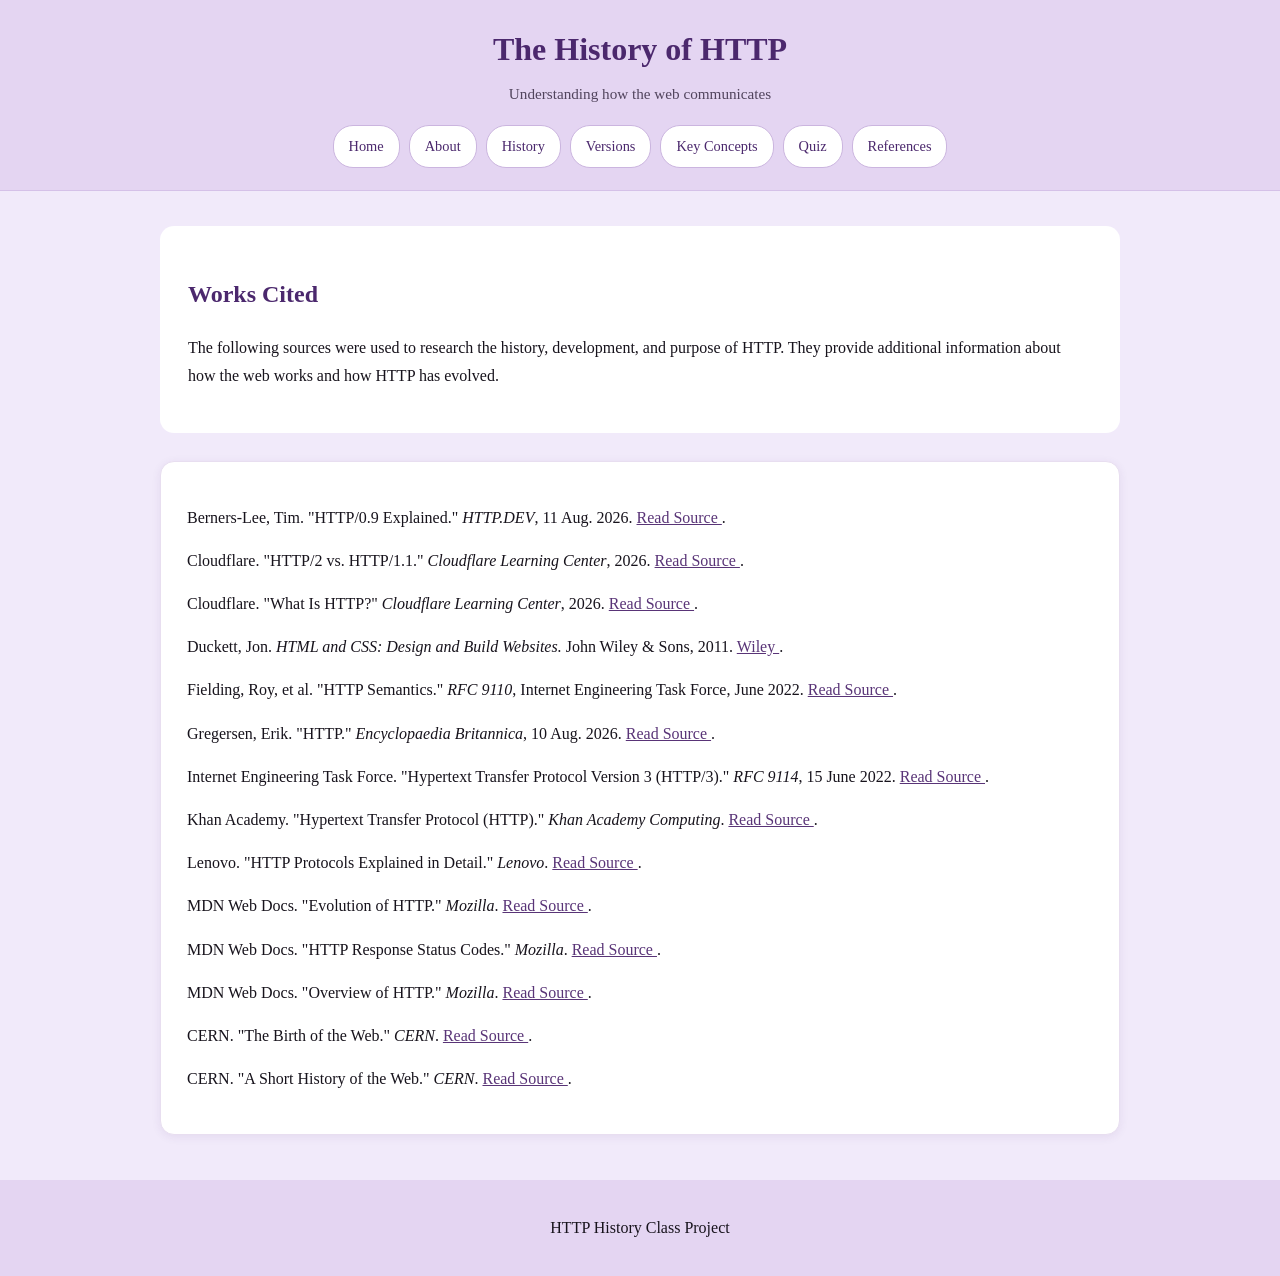
<file: references.html>
<!DOCTYPE html>
<html lang="en">

<head>
    <meta charset="UTF-8">
    <meta name="viewport" content="width=device-width, initial-scale=1.0">

    <title>References | The History of HTTP</title>

    <link rel="stylesheet" href="style.css">
</head>

<body>

    <!-- Website Header and Navigation -->
    <header>
        <h1>The History of HTTP</h1>
        <p>Understanding how the web communicates</p>

<nav>
    <a href="index.html">Home</a>
    <a href="about.html">About</a>
    <a href="history.html">History</a>
    <a href="versions.html">Versions</a>
    <a href="concepts.html">Key Concepts</a>
    <a href="quiz.html">Quiz</a>
    <a href="references.html">References</a>
</nav>
    </header>


    <!-- Main Content -->
    <main class="container">

        <section class="intro">
            <h2>Works Cited</h2>

            <p>
                The following sources were used to research the history,
                development, and purpose of HTTP. They provide additional
                information about how the web works and how HTTP has evolved.
            </p>
        </section>


        <!-- Reference List -->
        <section class="card references">

            <p>
                Berners-Lee, Tim. "HTTP/0.9 Explained."
                <em>HTTP.DEV</em>, 11 Aug. 2026.
                <a href="https://http.dev/0.9" target="_blank">
                    Read Source
                </a>.
            </p>

            <p>
                Cloudflare. "HTTP/2 vs. HTTP/1.1."
                <em>Cloudflare Learning Center</em>, 2026.
                <a href="https://developers.cloudflare.com/speed/optimization/protocol/http2/"
                   target="_blank">
                    Read Source
                </a>.
            </p>

            <p>
                Cloudflare. "What Is HTTP?"
                <em>Cloudflare Learning Center</em>, 2026.
                <a href="https://www.cloudflare.com/learning/"
                   target="_blank">
                    Read Source
                </a>.
            </p>

            <p>
                Duckett, Jon.
                <em>HTML and CSS: Design and Build Websites.</em>
                John Wiley &amp; Sons, 2011.
                <a href="https://www.wiley.com/"
                   target="_blank">
                    Wiley
                </a>.
            </p>

            <p>
                Fielding, Roy, et al.
                "HTTP Semantics."
                <em>RFC 9110</em>, Internet Engineering Task Force,
                June 2022.
                <a href="https://www.rfc-editor.org/rfc/rfc9110.html"
                   target="_blank">
                    Read Source
                </a>.
            </p>

            <p>
                Gregersen, Erik. "HTTP."
                <em>Encyclopaedia Britannica</em>, 10 Aug. 2026.
                <a href="https://www.britannica.com/technology/HTTP"
                   target="_blank">
                    Read Source
                </a>.
            </p>

            <p>
                Internet Engineering Task Force.
                "Hypertext Transfer Protocol Version 3 (HTTP/3)."
                <em>RFC 9114</em>, 15 June 2022.
                <a href="https://datatracker.ietf.org/doc/html/rfc9114"
                   target="_blank">
                    Read Source
                </a>.
            </p>

            <p>
                Khan Academy.
                "Hypertext Transfer Protocol (HTTP)."
                <em>Khan Academy Computing</em>.
                <a href="https://www.khanacademy.org/a/hypertext-transfer-protocol-http"
                   target="_blank">
                    Read Source
                </a>.
            </p>

            <p>
                Lenovo. "HTTP Protocols Explained in Detail."
                <em>Lenovo</em>.
                <a href="https://www.lenovo.com/us/en/glossary/hypertext-transfer-protocol/"
                   target="_blank">
                    Read Source
                </a>.
            </p>

            <p>
                MDN Web Docs. "Evolution of HTTP."
                <em>Mozilla</em>.
                <a href="https://developer.mozilla.org/en-US/docs/Web/HTTP/Guides/Evolution_of_HTTP"
                   target="_blank">
                    Read Source
                </a>.
            </p>

            <p>
                MDN Web Docs. "HTTP Response Status Codes."
                <em>Mozilla</em>.
                <a href="https://developer.mozilla.org/en-US/docs/Web/HTTP/Reference/Status"
                   target="_blank">
                    Read Source
                </a>.
            </p>

            <p>
                MDN Web Docs. "Overview of HTTP."
                <em>Mozilla</em>.
                <a href="https://developer.mozilla.org/en-US/docs/Web/HTTP/Guides/Overview"
                   target="_blank">
                    Read Source
                </a>.
            </p>

            <p>
                CERN. "The Birth of the Web."
                <em>CERN</em>.
                <a href="https://home.cern/science/computing/the-birth-of-the-web/"
                   target="_blank">
                    Read Source
                </a>.
            </p>

            <p>
                CERN. "A Short History of the Web."
                <em>CERN</em>.
                <a href="https://home.cern/science/computing/the-birth-of-the-web/short-history-web/"
                   target="_blank">
                    Read Source
                </a>.
            </p>

        </section>

    </main>


    <!-- Footer -->
    <footer>
        <p>HTTP History Class Project</p>
    </footer>

</body>
</html>
</file>
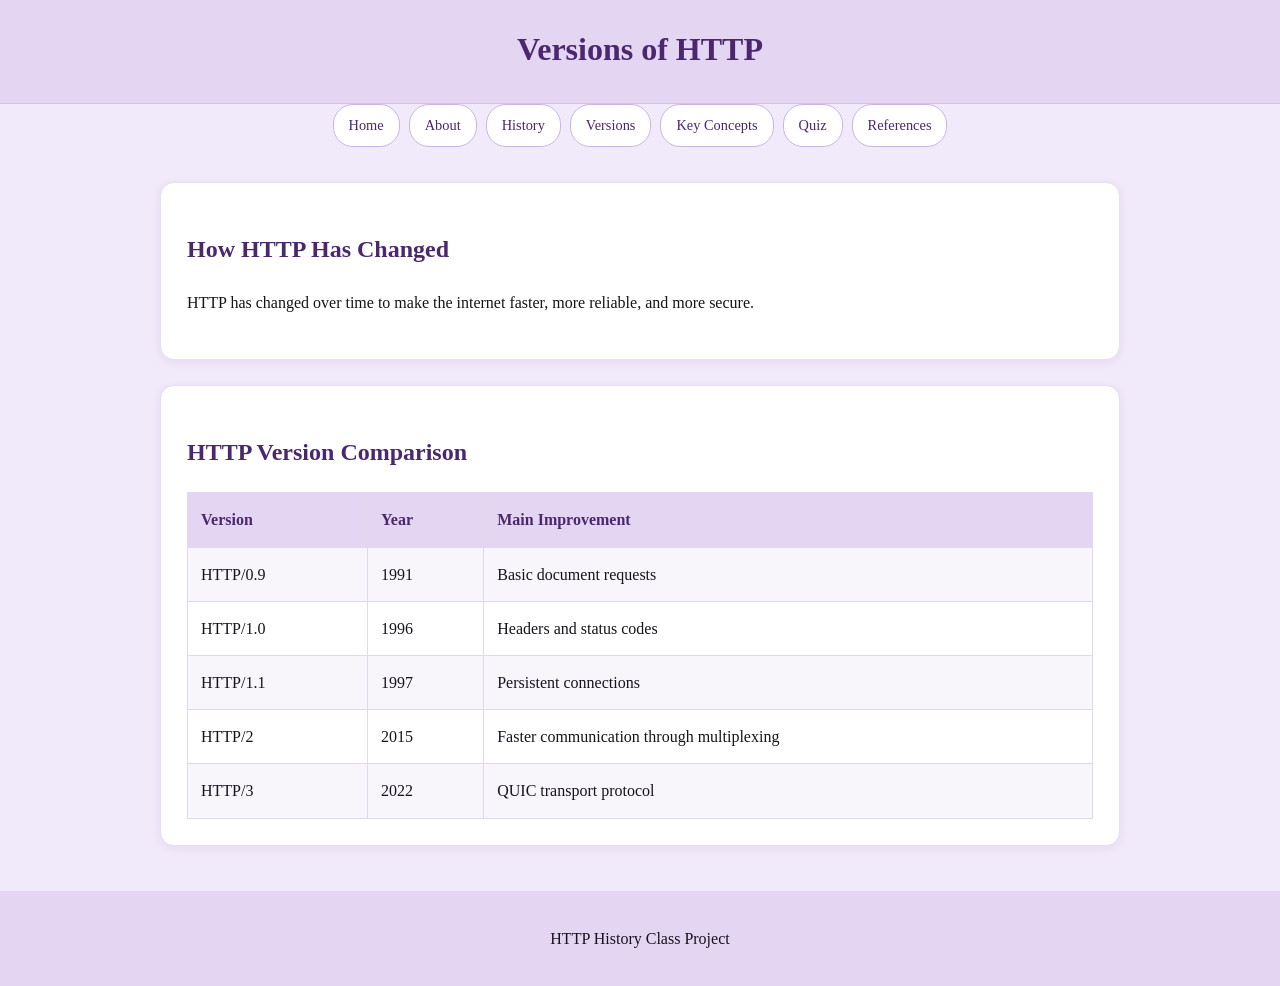
<file: versions.html>
<!DOCTYPE html>
<html lang="en">
<head>
    <meta charset="UTF-8">
    <meta name="viewport" content="width=device-width, initial-scale=1.0">
    <title>HTTP Versions</title>
    <link rel="stylesheet" href="style.css">
</head>

<body>

<header>
    <h1>Versions of HTTP</h1>
</header>
<nav>
    <a href="index.html">Home</a>
    <a href="about.html">About</a>
    <a href="history.html">History</a>
    <a href="versions.html">Versions</a>
    <a href="concepts.html">Key Concepts</a>
    <a href="quiz.html">Quiz</a>
    <a href="references.html">References</a>
</nav>
</header>

<main>

<section class="card">
    <h2>How HTTP Has Changed</h2>

    <p>
        HTTP has changed over time to make the internet faster,
        more reliable, and more secure.
    </p>
</section>

<section class="card">
    <h2>HTTP Version Comparison</h2>

    <table>
        <tr>
            <th>Version</th>
            <th>Year</th>
            <th>Main Improvement</th>
        </tr>

        <tr>
            <td>HTTP/0.9</td>
            <td>1991</td>
            <td>Basic document requests</td>
        </tr>

        <tr>
            <td>HTTP/1.0</td>
            <td>1996</td>
            <td>Headers and status codes</td>
        </tr>

        <tr>
            <td>HTTP/1.1</td>
            <td>1997</td>
            <td>Persistent connections</td>
        </tr>

        <tr>
            <td>HTTP/2</td>
            <td>2015</td>
            <td>Faster communication through multiplexing</td>
        </tr>

        <tr>
            <td>HTTP/3</td>
            <td>2022</td>
            <td>QUIC transport protocol</td>
        </tr>
    </table>
</section>

</main>

<footer>
    <p>HTTP History Class Project</p>
</footer>

</body>
</html>
</file>
<file: style.css>
* {
    box-sizing: border-box;
}

body {
    margin: 0;
    font-family: Georgia, "Times New Roman", serif;
    background-color: #f1eafa;
    color: #17131c;
    line-height: 1.7;
}

/* Headings */

h1, h2, h3, h4 {
    color: #4b286d;
    font-weight: 600;
}

/* Header */

header {
    background: #e4d5f2;
    padding: 22px 5%;
    text-align: center;
    border-bottom: 1px solid #d5c1e8;
}

header h1 {
    color: #4b286d;
    font-size: 2rem;
    font-weight: 600;
    margin: 0 0 5px;
}

header p {
    color: #51445d;
    font-size: 0.95rem;
    margin: 0 0 18px;
}

nav {
    display: flex;
    justify-content: center;
    flex-wrap: wrap;
    gap: 9px;
}

nav a {
    color: #4b286d;
    background: #fff;
    text-decoration: none;
    font-size: 0.9rem;
    padding: 8px 15px;
    border: 1px solid #cbb5df;
    border-radius: 20px;
    transition: background 0.2s ease;
}

nav a:hover {
    background: #eee4f7;
}

@media (max-width: 600px) {
    header {
        padding: 18px 4%;
    }

    header h1 {
        font-size: 1.65rem;
    }

    nav {
        gap: 7px;
    }

    nav a {
        font-size: 0.82rem;
        padding: 7px 11px;
    }
}
/* Main content */

main {
    max-width: 1000px;
    margin: 35px auto;
    padding: 0 20px;
}

/* Introduction */

.intro {
    background-color: white;
    padding: 28px;
    border-radius: 14px;
    margin-bottom: 28px;
}

#project-intro {
    border-left: 5px solid #8054a3;
}

/* Cards */

.card {
    background-color: white;
    padding: 26px;
    border-radius: 14px;
    margin-bottom: 25px;
    box-shadow: 0 2px 10px rgba(75, 40, 109, 0.08);
    border: 1px solid #e8def0;
}

.card h2 {
    color: #4b286d;
}

/* Diagrams */

.diagram {
    display: flex;
    align-items: center;
    justify-content: center;
    gap: 20px;
    margin: 28px 0;
}

.diagram-box {
    background-color: #eee5f6;
    border: 1px solid #cbb5df;
    padding: 22px;
    border-radius: 12px;
    text-align: center;
    width: 220px;
}

.arrow {
    font-size: 35px;
    font-weight: bold;
    color: #6c4290;
}

/* Timeline */

.timeline {
    border-left: 4px solid #8054a3;
    padding-left: 22px;
}

.timeline-item {
    margin-bottom: 26px;
}

.year {
    color: #6c4290;
    font-weight: bold;
}

/* Tables */

table {
    width: 100%;
    border-collapse: collapse;
    margin-top: 20px;
    background-color: white;
}

th, td {
    border: 1px solid #e2d8eb;
    padding: 13px;
    text-align: left;
}

th {
    background-color: #e4d5f2;
    color: #4b286d;
}

tr:nth-child(even) {
    background-color: #f8f5fb;
}

/* Links */

a {
    color: #593477;
}

/* Buttons */

button,
input[type="submit"],
input[type="reset"],
.button {
    background-color: white;
    color: #4b286d;
    border: 1px solid #cbb5df;
    border-radius: 25px;
    padding: 11px 22px;
    font-family: Georgia, "Times New Roman", serif;
    font-size: 1rem;
    cursor: pointer;
}

button:hover,
input[type="submit"]:hover,
input[type="reset"]:hover,
.button:hover {
    background-color: #e9def3;
}

/* Form controls */

input,
select,
textarea {
    font-family: Georgia, "Times New Roman", serif;
    font-size: 1rem;
    border: 1px solid #cbb5df;
    border-radius: 8px;
    padding: 10px;
}

/* Quiz styling */

.quiz-question {
    background-color: white;
    padding: 22px;
    border-radius: 14px;
    margin-bottom: 20px;
    border: 1px solid #e8def0;
}

.quiz-question h3 {
    margin-top: 0;
}

.quiz-question label {
    display: block;
    margin: 10px 0;
    color: #17131c;
}

#timer {
    background-color: white;
    color: #4b286d;
    padding: 12px;
    border-radius: 12px;
    text-align: center;
    font-size: 1.2rem;
    font-weight: bold;
    margin-bottom: 20px;
}

#results {
    background-color: white;
    padding: 25px;
    border-radius: 14px;
    margin-top: 25px;
}

.correct {
    color: #267344;
}

.incorrect {
    color: #b32635;
}

/* Code examples */

pre,
.code-example {
    background-color: #eee5f6;
    color: #17131c;
    padding: 20px;
    border-radius: 10px;
    overflow-x: auto;
}

/* Illustration */

.illustration {
    text-align: center;
    margin: 25px 0;
}

.caption {
    color: #51465b;
    font-size: 0.9rem;
}

/* Footer */

footer {
    background-color: #e4d5f2;
    color: #17131c;
    text-align: center;
    padding: 18px;
    margin-top: 45px;
}

/* Responsive design */

@media screen and (max-width: 650px) {

    header h1 {
        font-size: 1.8rem;
    }

    nav a {
        display: inline-block;
        margin: 6px;
    }

    .diagram {
        flex-direction: column;
    }

    .diagram-box {
        width: 100%;
    }

    .arrow {
        transform: rotate(90deg);
    }

    table {
        font-size: 14px;
    }

    th, td {
        padding: 8px;
    }
}
</file>
